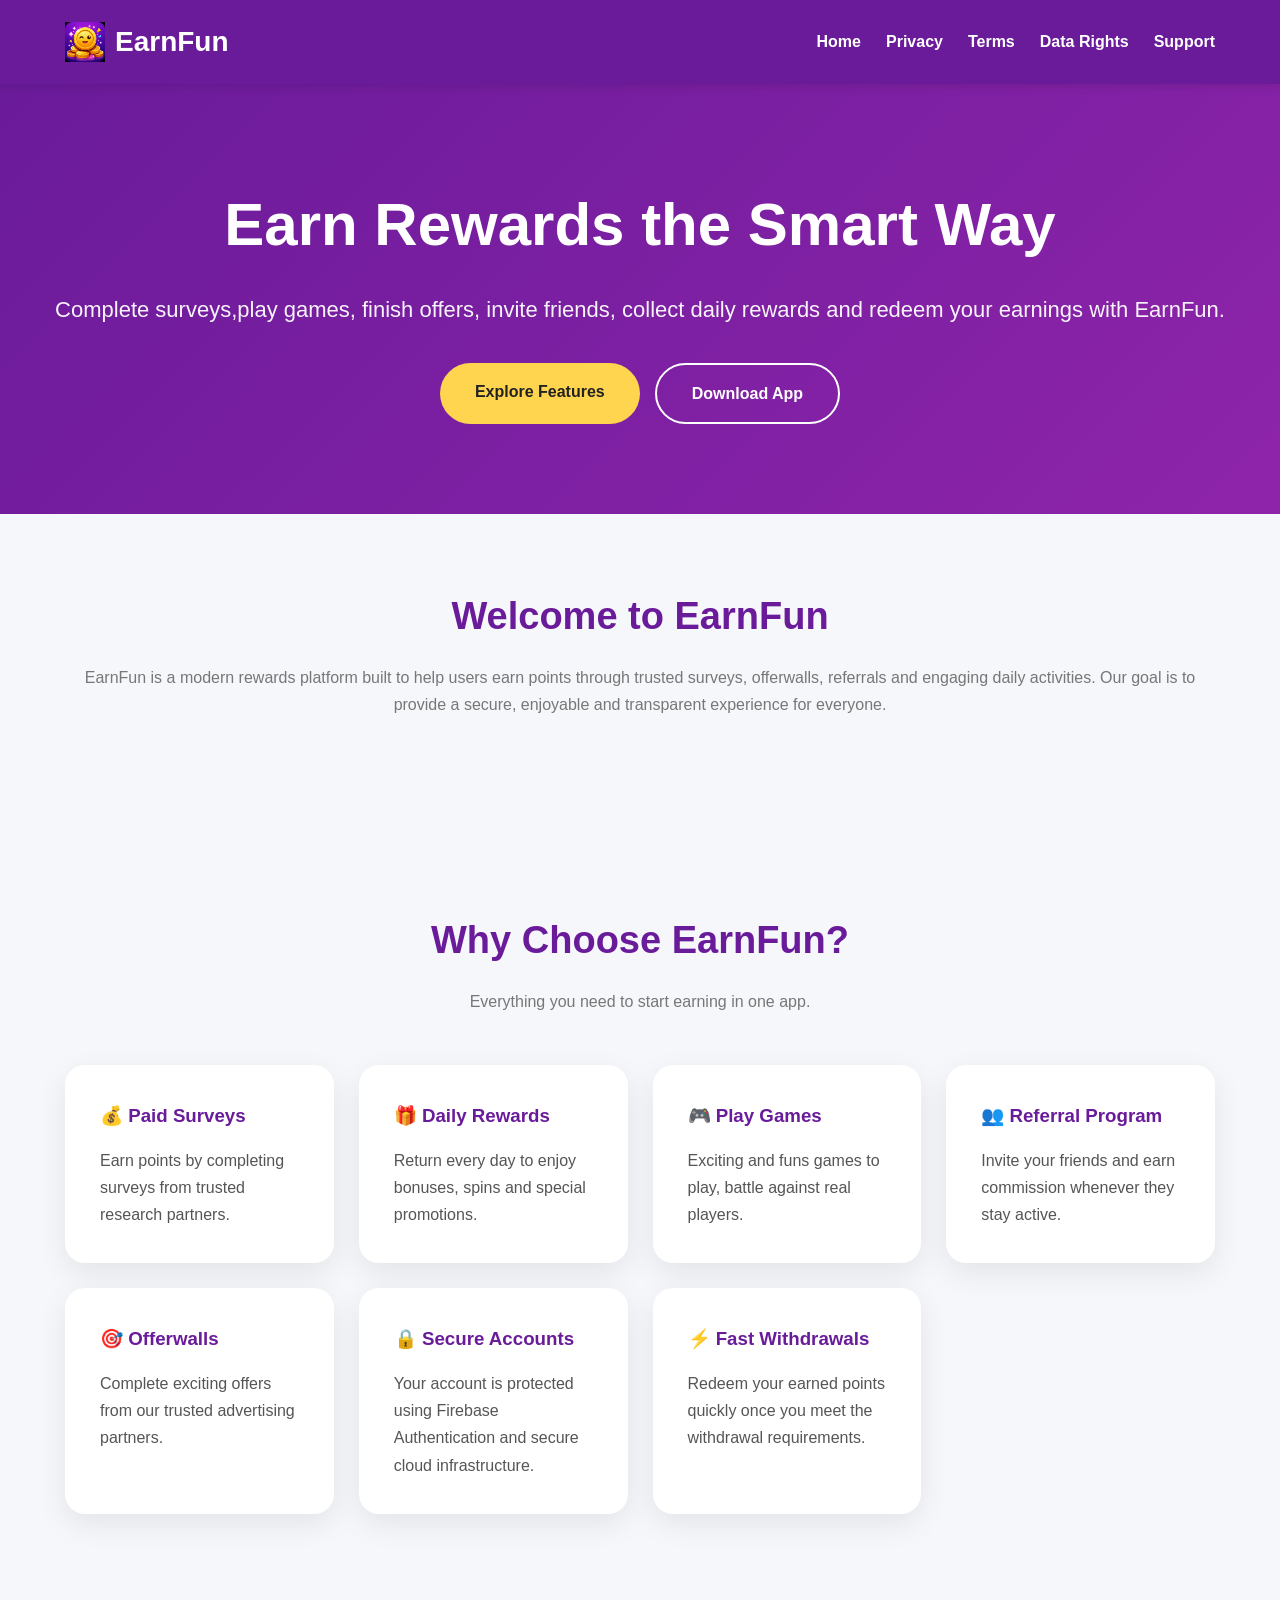
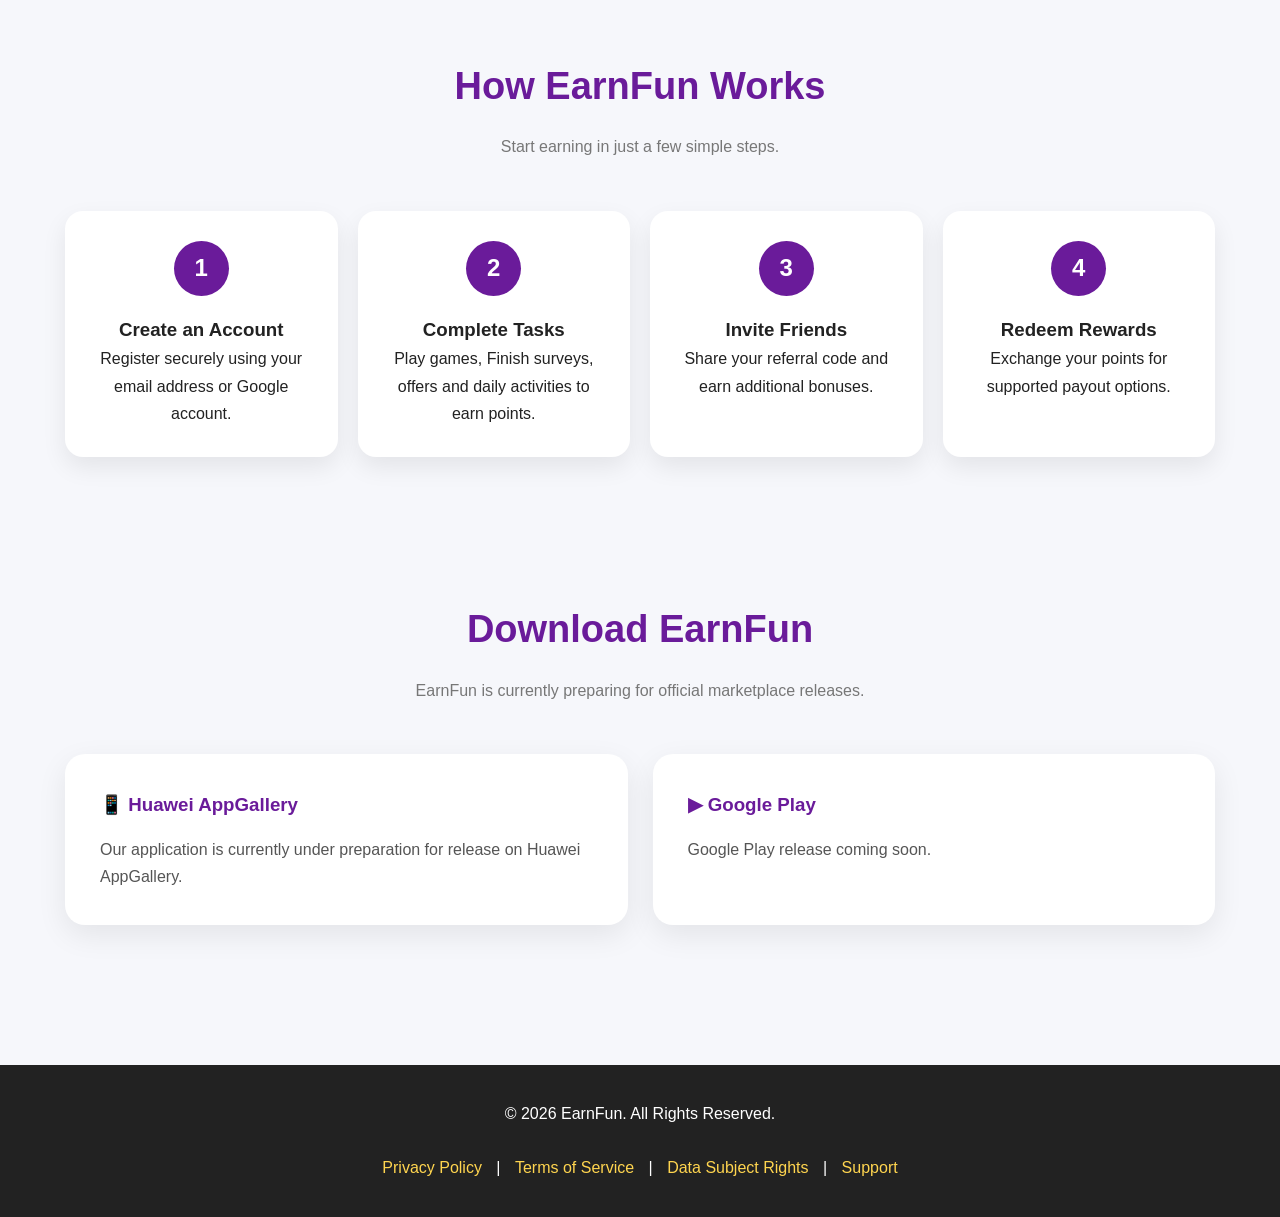
<file: index.html>
<!DOCTYPE html>
<html lang="en">

<head>
    <meta charset="UTF-8">
    <meta name="viewport" content="width=device-width, initial-scale=1.0">

    <title>EarnFun | Earn Rewards Online</title>

    <meta name="description"
        content="EarnFun lets you earn rewards by completing surveys, playing games, offers, daily activities, and inviting friends.">

    <link rel="stylesheet" href="style.css">
</head>

<body>

    <!-- Navigation -->

    <nav>
        <div class="nav-container">

           <a href="index.html" class="logo">
    <img src="logo.png" alt="EarnFun Logo">
    <span>EarnFun</span>
</a>

<ul>
    <li><a href="index.html">Home</a></li>
    <li><a href="privacy.html">Privacy</a></li>
    <li><a href="terms.html">Terms</a></li>
    <li><a href="data-rights.html">Data Rights</a></li>
    <li><a href="support.html">Support</a></li>
</ul>

        </div>
    </nav>

    <!-- Hero -->

    <section class="hero">

        <h1>Earn Rewards the Smart Way</h1>

        <p>
            Complete surveys,play games, finish offers, invite friends,
            collect daily rewards and redeem your earnings
            with EarnFun.
        </p>

        <div class="hero-buttons">

            <a href="#features" class="button">
                Explore Features
            </a>

            <a href="#download" class="button button-outline">
                Download App
            </a>

        </div>

    </section>

    <!-- About -->

    <section class="container">

        <h2 class="section-title">
            Welcome to EarnFun
        </h2>

        <p class="section-subtitle">

            EarnFun is a modern rewards platform built to help users earn points
            through trusted surveys, offerwalls, referrals and engaging daily
            activities. Our goal is to provide a secure, enjoyable and transparent
            experience for everyone.

        </p>

    </section>

    <!-- Features -->

    <section class="container" id="features">

        <h2 class="section-title">
            Why Choose EarnFun?
        </h2>

        <p class="section-subtitle">
            Everything you need to start earning in one app.
        </p>

        <div class="grid">

            <div class="card">
                <h3>💰 Paid Surveys</h3>
                <p>
                    Earn points by completing surveys from trusted research
                    partners.
                </p>
            </div>

            <div class="card">
                <h3>🎁 Daily Rewards</h3>
                <p>
                    Return every day to enjoy bonuses, spins and special
                    promotions.
                </p>
            </div>

            <div class="card">
                <h3>🎮 Play Games</h3>
                <p>
                    Exciting and funs games to play, battle against real
                    players.
                </p>
            </div>

            <div class="card">
                <h3>👥 Referral Program</h3>
                <p>
                    Invite your friends and earn commission whenever they stay
                    active.
                </p>
            </div>

            <div class="card">
                <h3>🎯 Offerwalls</h3>
                <p>
                    Complete exciting offers from our trusted advertising
                    partners.
                </p>
            </div>

            <div class="card">
                <h3>🔒 Secure Accounts</h3>
                <p>
                    Your account is protected using Firebase Authentication and
                    secure cloud infrastructure.
                </p>
            </div>

            <div class="card">
                <h3>⚡ Fast Withdrawals</h3>
                <p>
                    Redeem your earned points quickly once you meet the withdrawal
                    requirements.
                </p>
            </div>

        </div>

    </section>

    <!-- How It Works -->

    <section class="container">

        <h2 class="section-title">
            How EarnFun Works
        </h2>

        <p class="section-subtitle">
            Start earning in just a few simple steps.
        </p>

        <div class="timeline">

            <div class="step">

                <div class="step-number">1</div>

                <h3>Create an Account</h3>

                <p>
                    Register securely using your email address or Google account.
                </p>

            </div>

            <div class="step">

                <div class="step-number">2</div>

                <h3>Complete Tasks</h3>

                <p>
                    Play games, Finish surveys, offers and daily activities to earn points.
                </p>

            </div>

            <div class="step">

                <div class="step-number">3</div>

                <h3>Invite Friends</h3>

                <p>
                    Share your referral code and earn additional bonuses.
                </p>

            </div>

            <div class="step">

                <div class="step-number">4</div>

                <h3>Redeem Rewards</h3>

                <p>
                    Exchange your points for supported payout options.
                </p>

            </div>

        </div>

    </section>

    <!-- Download -->

    <section class="container" id="download">

        <h2 class="section-title">
            Download EarnFun
        </h2>

        <p class="section-subtitle">

            EarnFun is currently preparing for official marketplace releases.

        </p>

        <div class="grid">

            <div class="card">

                <h3>📱 Huawei AppGallery</h3>

                <p>

                    Our application is currently under preparation for release on
                    Huawei AppGallery.

                </p>

            </div>

            <div class="card">

                <h3>▶ Google Play</h3>

                <p>

                    Google Play release coming soon.

                </p>

            </div>

        </div>

    </section>

    <!-- Footer -->

    <footer>

        <p>

            © 2026 EarnFun. All Rights Reserved.

        </p>

        <br>

        <a href="privacy.html">Privacy Policy</a>

|

<a href="terms.html">Terms of Service</a>

|

<a href="data-rights.html">Data Subject Rights</a>

|

<a href="support.html">Support</a>

    </footer>

</body>

</html>
</file>
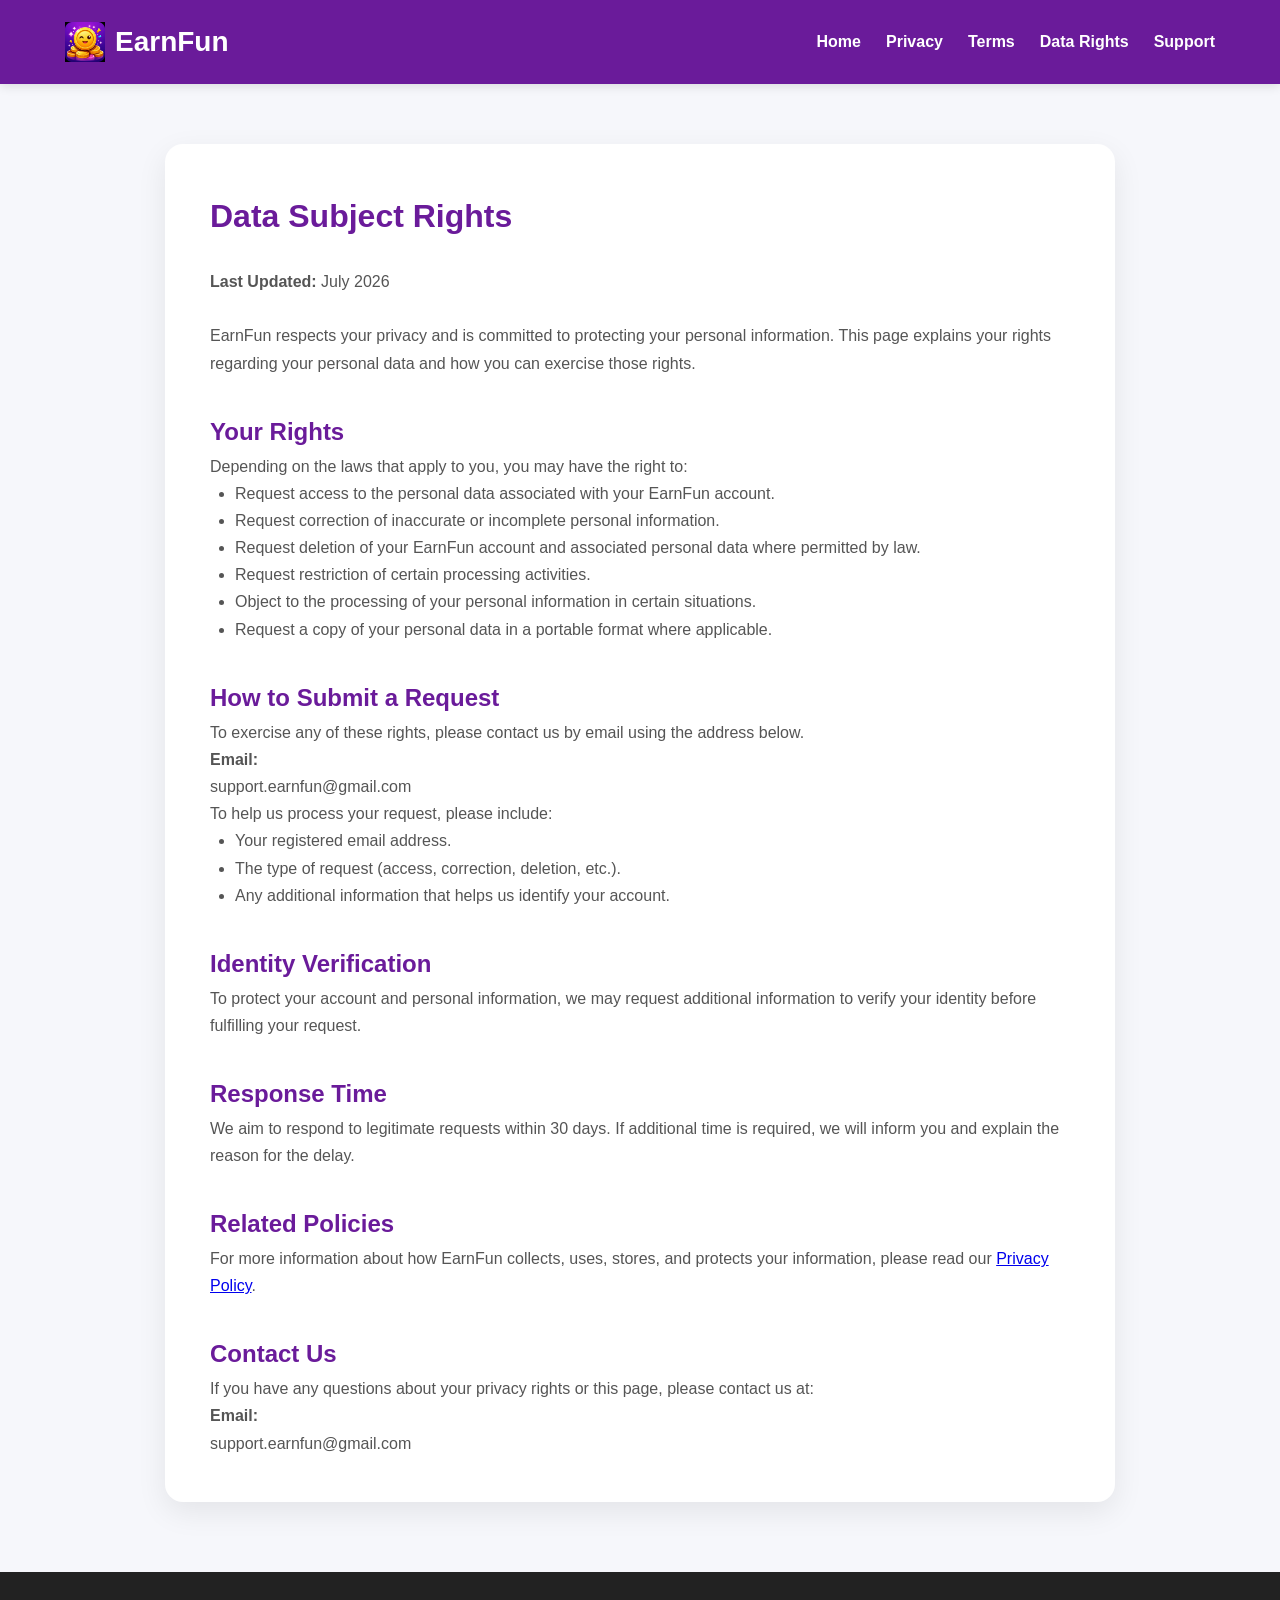
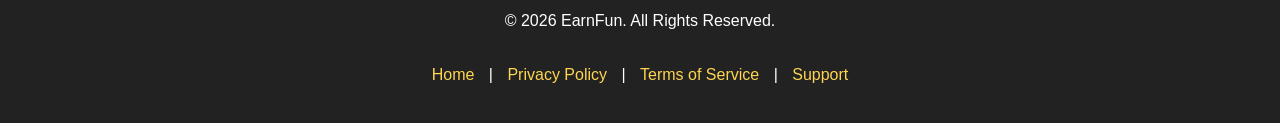
<file: data-rights.html>
<!DOCTYPE html>
<html lang="en">

<head>
    <meta charset="UTF-8">
    <meta name="viewport" content="width=device-width, initial-scale=1.0">

    <title>Data Subject Rights | EarnFun</title>

    <meta name="description"
        content="Learn about your privacy rights and how to request access, correction, or deletion of your personal data in EarnFun.">

    <link rel="stylesheet" href="style.css">
</head>

<body>

    <!-- Navigation -->

    <nav>
        <div class="nav-container">

            <a href="index.html" class="logo">
                <img src="logo.png" alt="EarnFun Logo">
                <span>EarnFun</span>
            </a>

            <ul>
                <li><a href="index.html">Home</a></li>
                <li><a href="privacy.html">Privacy</a></li>
                <li><a href="terms.html">Terms</a></li>
                <li><a href="data-rights.html">Data Rights</a></li>
                <li><a href="support.html">Support</a></li>
            </ul>

        </div>
    </nav>

    <div class="page">

        <h1>Data Subject Rights</h1>

        <p><strong>Last Updated:</strong> July 2026</p>

        <br>

        <p>
            EarnFun respects your privacy and is committed to protecting your
            personal information. This page explains your rights regarding your
            personal data and how you can exercise those rights.
        </p>

        <h2>Your Rights</h2>

        <p>
            Depending on the laws that apply to you, you may have the right to:
        </p>

        <ul>
            <li>Request access to the personal data associated with your EarnFun account.</li>
            <li>Request correction of inaccurate or incomplete personal information.</li>
            <li>Request deletion of your EarnFun account and associated personal data where permitted by law.</li>
            <li>Request restriction of certain processing activities.</li>
            <li>Object to the processing of your personal information in certain situations.</li>
            <li>Request a copy of your personal data in a portable format where applicable.</li>
        </ul>

        <h2>How to Submit a Request</h2>

        <p>
            To exercise any of these rights, please contact us by email using the
            address below.
        </p>

        <p>
            <strong>Email:</strong><br>
            support.earnfun@gmail.com
        </p>

        <p>
            To help us process your request, please include:
        </p>

        <ul>
            <li>Your registered email address.</li>
            <li>The type of request (access, correction, deletion, etc.).</li>
            <li>Any additional information that helps us identify your account.</li>
        </ul>

        <h2>Identity Verification</h2>

        <p>
            To protect your account and personal information, we may request
            additional information to verify your identity before fulfilling your
            request.
        </p>

        <h2>Response Time</h2>

        <p>
            We aim to respond to legitimate requests within 30 days. If additional
            time is required, we will inform you and explain the reason for the
            delay.
        </p>

        <h2>Related Policies</h2>

        <p>
            For more information about how EarnFun collects, uses, stores, and
            protects your information, please read our
            <a href="privacy.html">Privacy Policy</a>.
        </p>

        <h2>Contact Us</h2>

        <p>
            If you have any questions about your privacy rights or this page,
            please contact us at:
        </p>

        <p>
            <strong>Email:</strong><br>
            support.earnfun@gmail.com
        </p>

    </div>

    <footer>

        <p>© 2026 EarnFun. All Rights Reserved.</p>

        <br>

        <a href="index.html">Home</a> |

        <a href="privacy.html">Privacy Policy</a> |

        <a href="terms.html">Terms of Service</a> |

        <a href="support.html">Support</a>

    </footer>

</body>

</html>
</file>
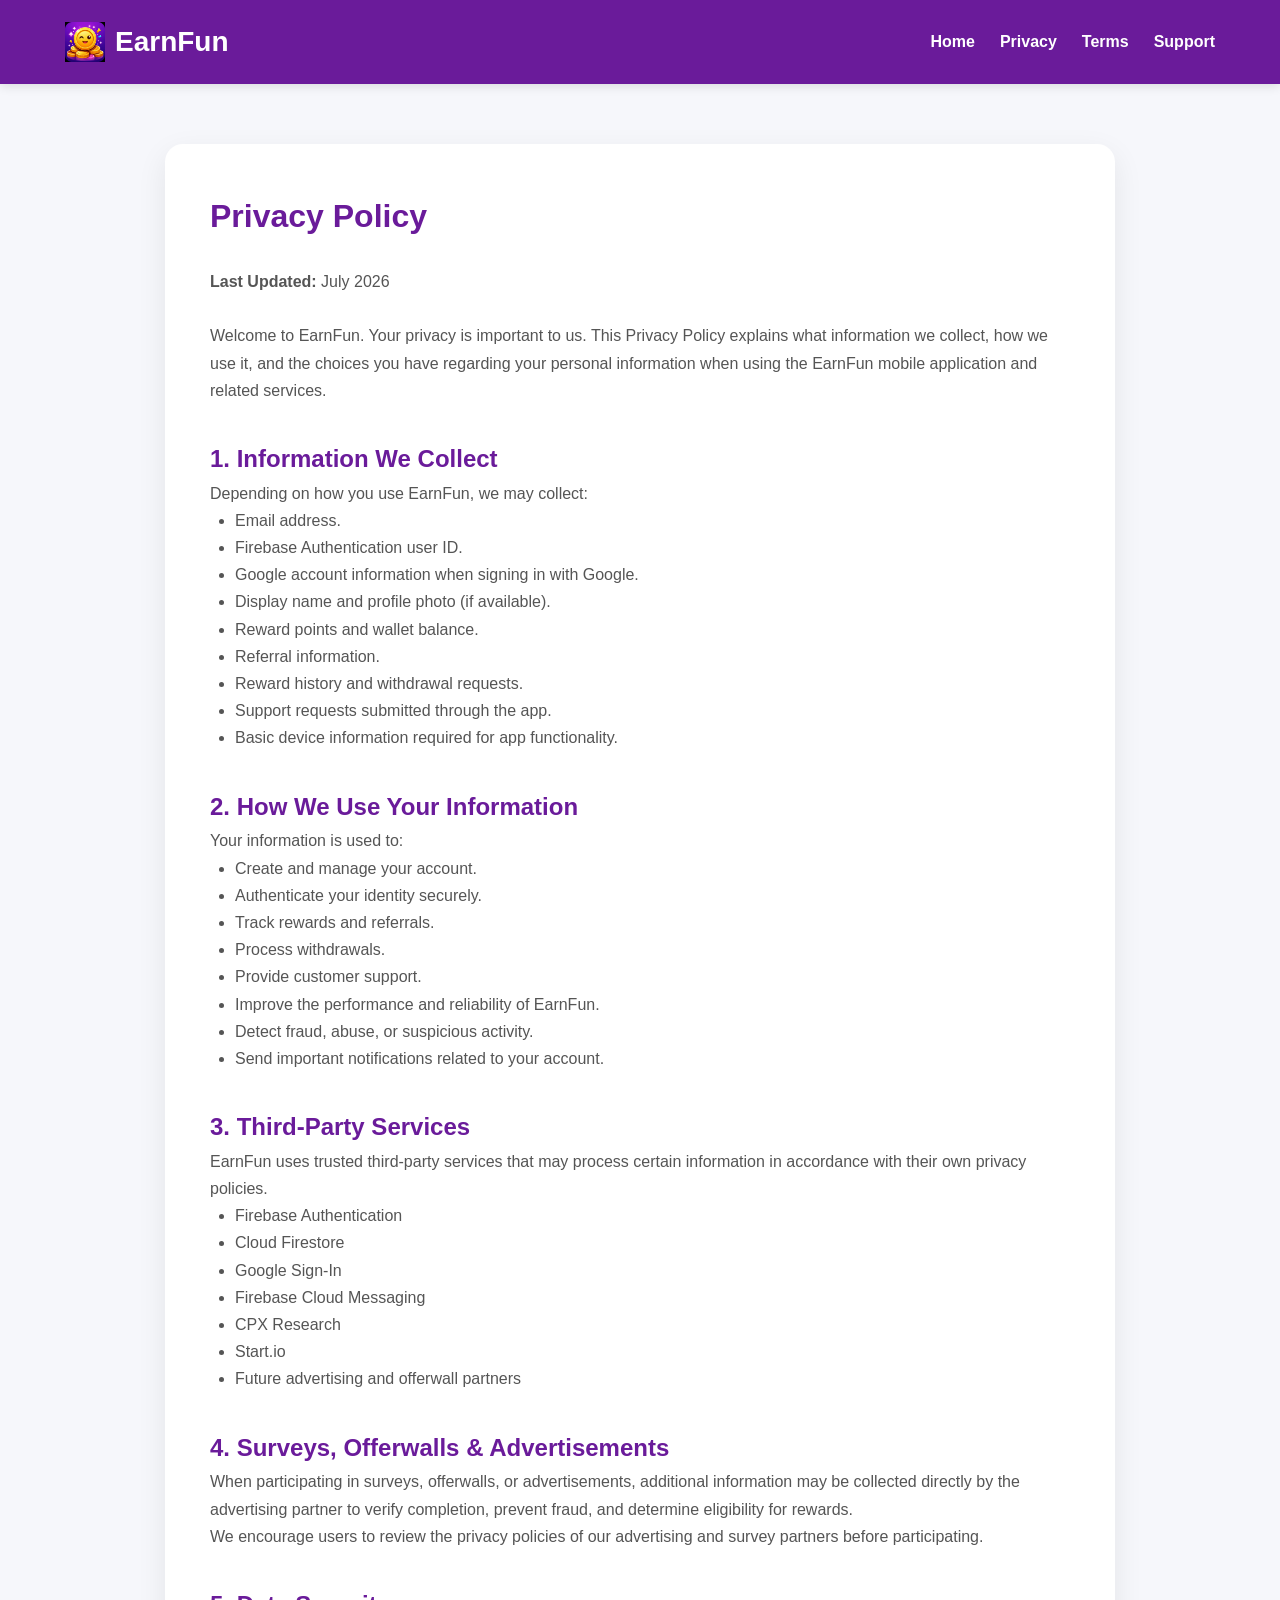
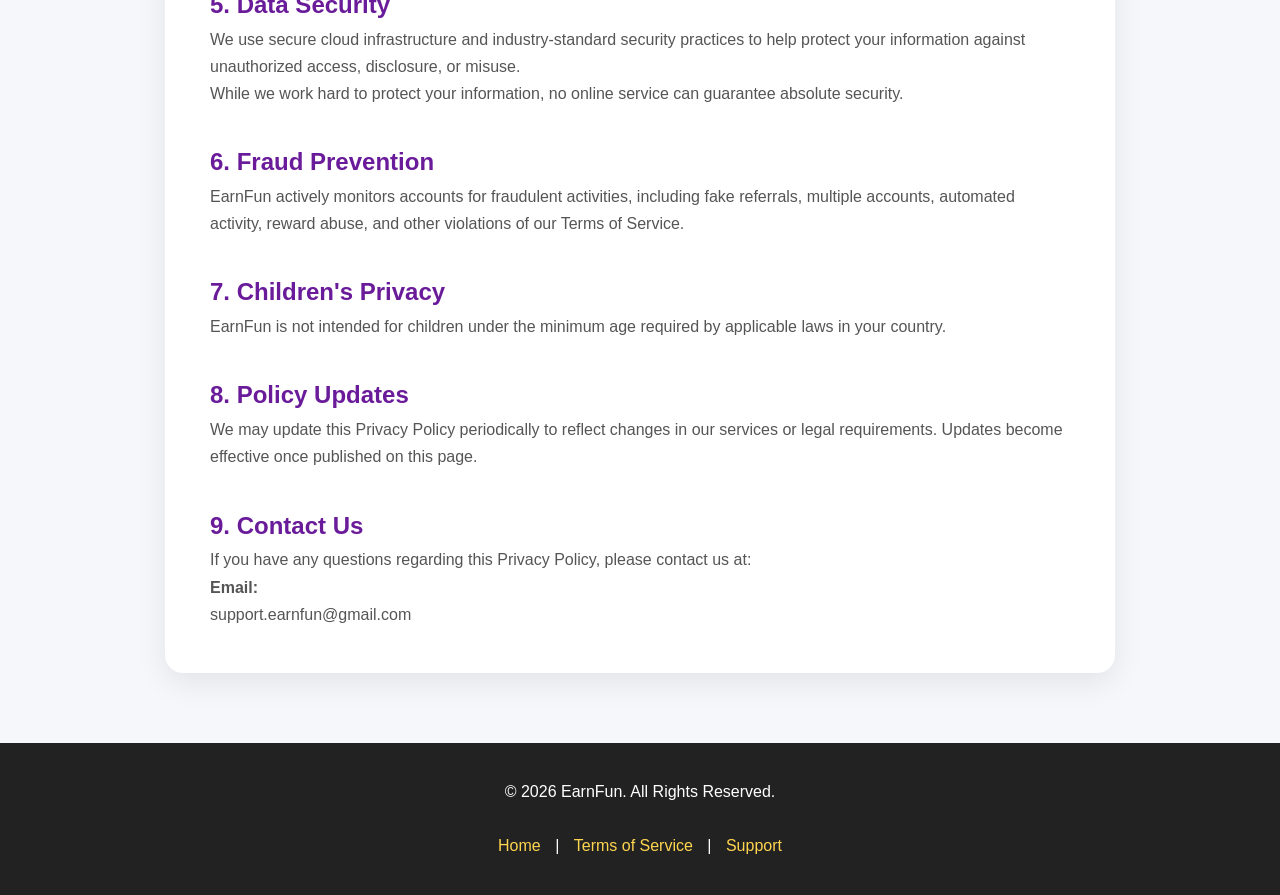
<file: privacy.html>
<!DOCTYPE html>
<html lang="en">

<head>
    <meta charset="UTF-8">
    <meta name="viewport" content="width=device-width, initial-scale=1.0">

    <title>Privacy Policy | EarnFun</title>

    <meta name="description"
        content="Read the official EarnFun Privacy Policy to understand how we collect, use, and protect your information.">

    <link rel="stylesheet" href="style.css">
</head>

<body>

    <!-- Navigation -->

    <nav>
        <div class="nav-container">

            <a href="index.html" class="logo">
    <img src="logo.png" alt="EarnFun Logo">
    <span>EarnFun</span>
</a>

            <ul>
                <li><a href="index.html">Home</a></li>
                <li><a href="privacy.html">Privacy</a></li>
                <li><a href="terms.html">Terms</a></li>
                <li><a href="support.html">Support</a></li>
            </ul>

        </div>
    </nav>

    <div class="page">

        <h1>Privacy Policy</h1>

        <p><strong>Last Updated:</strong> July 2026</p>

        <br>

        <p>
            Welcome to EarnFun. Your privacy is important to us. This Privacy
            Policy explains what information we collect, how we use it, and the
            choices you have regarding your personal information when using the
            EarnFun mobile application and related services.
        </p>

        <h2>1. Information We Collect</h2>

        <p>Depending on how you use EarnFun, we may collect:</p>

        <ul>
            <li>Email address.</li>
            <li>Firebase Authentication user ID.</li>
            <li>Google account information when signing in with Google.</li>
            <li>Display name and profile photo (if available).</li>
            <li>Reward points and wallet balance.</li>
            <li>Referral information.</li>
            <li>Reward history and withdrawal requests.</li>
            <li>Support requests submitted through the app.</li>
            <li>Basic device information required for app functionality.</li>
        </ul>

        <h2>2. How We Use Your Information</h2>

        <p>Your information is used to:</p>

        <ul>
            <li>Create and manage your account.</li>
            <li>Authenticate your identity securely.</li>
            <li>Track rewards and referrals.</li>
            <li>Process withdrawals.</li>
            <li>Provide customer support.</li>
            <li>Improve the performance and reliability of EarnFun.</li>
            <li>Detect fraud, abuse, or suspicious activity.</li>
            <li>Send important notifications related to your account.</li>
        </ul>

        <h2>3. Third-Party Services</h2>

        <p>
            EarnFun uses trusted third-party services that may process certain
            information in accordance with their own privacy policies.
        </p>

        <ul>
            <li>Firebase Authentication</li>
            <li>Cloud Firestore</li>
            <li>Google Sign-In</li>
            <li>Firebase Cloud Messaging</li>
            <li>CPX Research</li>
            <li>Start.io</li>
            <li>Future advertising and offerwall partners</li>
        </ul>

        <h2>4. Surveys, Offerwalls & Advertisements</h2>

        <p>
            When participating in surveys, offerwalls, or advertisements,
            additional information may be collected directly by the advertising
            partner to verify completion, prevent fraud, and determine eligibility
            for rewards.
        </p>

        <p>
            We encourage users to review the privacy policies of our advertising
            and survey partners before participating.
        </p>

        <h2>5. Data Security</h2>

        <p>
            We use secure cloud infrastructure and industry-standard security
            practices to help protect your information against unauthorized access,
            disclosure, or misuse.
        </p>

        <p>
            While we work hard to protect your information, no online service can
            guarantee absolute security.
        </p>

        <h2>6. Fraud Prevention</h2>

        <p>
            EarnFun actively monitors accounts for fraudulent activities,
            including fake referrals, multiple accounts, automated activity,
            reward abuse, and other violations of our Terms of Service.
        </p>

        <h2>7. Children's Privacy</h2>

        <p>
            EarnFun is not intended for children under the minimum age required
            by applicable laws in your country.
        </p>

        <h2>8. Policy Updates</h2>

        <p>
            We may update this Privacy Policy periodically to reflect changes in
            our services or legal requirements. Updates become effective once
            published on this page.
        </p>

        <h2>9. Contact Us</h2>

        <p>
            If you have any questions regarding this Privacy Policy, please
            contact us at:
        </p>

        <p>
            <strong>Email:</strong><br>
            support.earnfun@gmail.com
        </p>

    </div>

    <footer>

        <p>© 2026 EarnFun. All Rights Reserved.</p>

        <br>

        <a href="index.html">Home</a> |

        <a href="terms.html">Terms of Service</a> |

        <a href="support.html">Support</a>

    </footer>

</body>

</html>
</file>
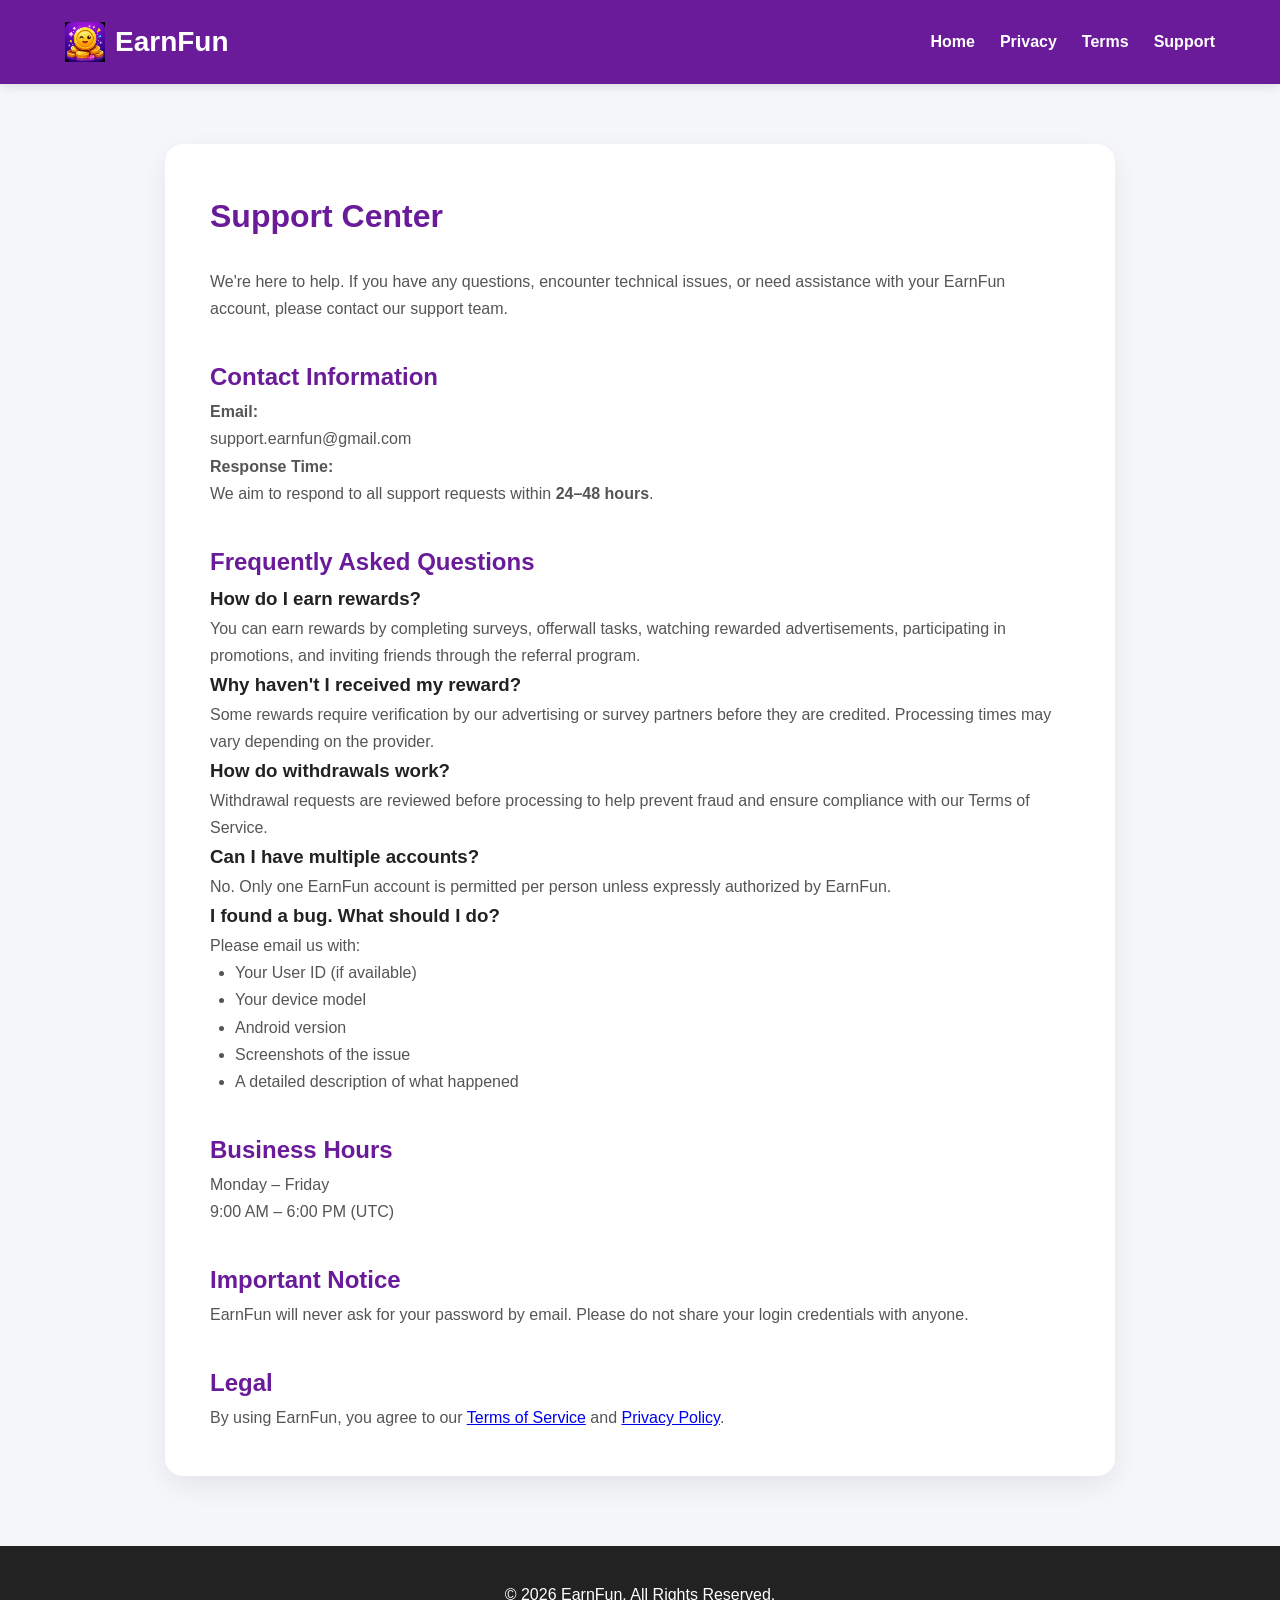
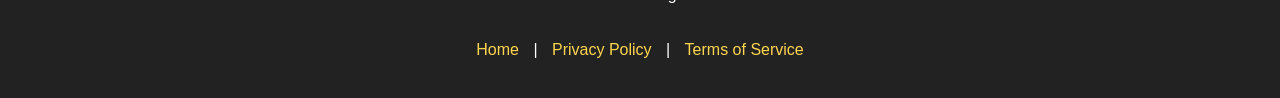
<file: support.html>
<!DOCTYPE html>
<html lang="en">

<head>
    <meta charset="UTF-8">
    <meta name="viewport" content="width=device-width, initial-scale=1.0">

    <title>Support | EarnFun</title>

    <meta name="description"
        content="Need help with EarnFun? Contact our support team, browse FAQs, or report a problem.">

    <link rel="stylesheet" href="style.css">
</head>

<body>

    <!-- Navigation -->

    <nav>
        <div class="nav-container">

<a href="index.html" class="logo">
    <img src="logo.png" alt="EarnFun Logo">
    <span>EarnFun</span>
</a>

            <ul>
                <li><a href="index.html">Home</a></li>
                <li><a href="privacy.html">Privacy</a></li>
                <li><a href="terms.html">Terms</a></li>
                <li><a href="support.html">Support</a></li>
            </ul>

        </div>
    </nav>

    <!-- Support -->

    <div class="page">

        <h1>Support Center</h1>

        <p>
            We're here to help. If you have any questions, encounter technical
            issues, or need assistance with your EarnFun account, please contact
            our support team.
        </p>

        <h2>Contact Information</h2>

        <p>
            <strong>Email:</strong><br>
            support.earnfun@gmail.com
        </p>

        <p>
            <strong>Response Time:</strong><br>
            We aim to respond to all support requests within
            <strong>24–48 hours</strong>.
        </p>

        <h2>Frequently Asked Questions</h2>

        <h3>How do I earn rewards?</h3>

        <p>
            You can earn rewards by completing surveys, offerwall tasks,
            watching rewarded advertisements, participating in promotions,
            and inviting friends through the referral program.
        </p>

        <h3>Why haven't I received my reward?</h3>

        <p>
            Some rewards require verification by our advertising or survey
            partners before they are credited. Processing times may vary
            depending on the provider.
        </p>

        <h3>How do withdrawals work?</h3>

        <p>
            Withdrawal requests are reviewed before processing to help
            prevent fraud and ensure compliance with our Terms of Service.
        </p>

        <h3>Can I have multiple accounts?</h3>

        <p>
            No. Only one EarnFun account is permitted per person unless
            expressly authorized by EarnFun.
        </p>

        <h3>I found a bug. What should I do?</h3>

        <p>
            Please email us with:
        </p>

        <ul>
            <li>Your User ID (if available)</li>
            <li>Your device model</li>
            <li>Android version</li>
            <li>Screenshots of the issue</li>
            <li>A detailed description of what happened</li>
        </ul>

        <h2>Business Hours</h2>

        <p>
            Monday – Friday<br>
            9:00 AM – 6:00 PM (UTC)
        </p>

        <h2>Important Notice</h2>

        <p>
            EarnFun will never ask for your password by email.
            Please do not share your login credentials with anyone.
        </p>

        <h2>Legal</h2>

        <p>
            By using EarnFun, you agree to our
            <a href="terms.html">Terms of Service</a>
            and
            <a href="privacy.html">Privacy Policy</a>.
        </p>

    </div>

    <!-- Footer -->

    <footer>

        <p>© 2026 EarnFun. All Rights Reserved.</p>

        <br>

        <a href="index.html">Home</a> |

        <a href="privacy.html">Privacy Policy</a> |

        <a href="terms.html">Terms of Service</a>

    </footer>

</body>

</html>
</file>
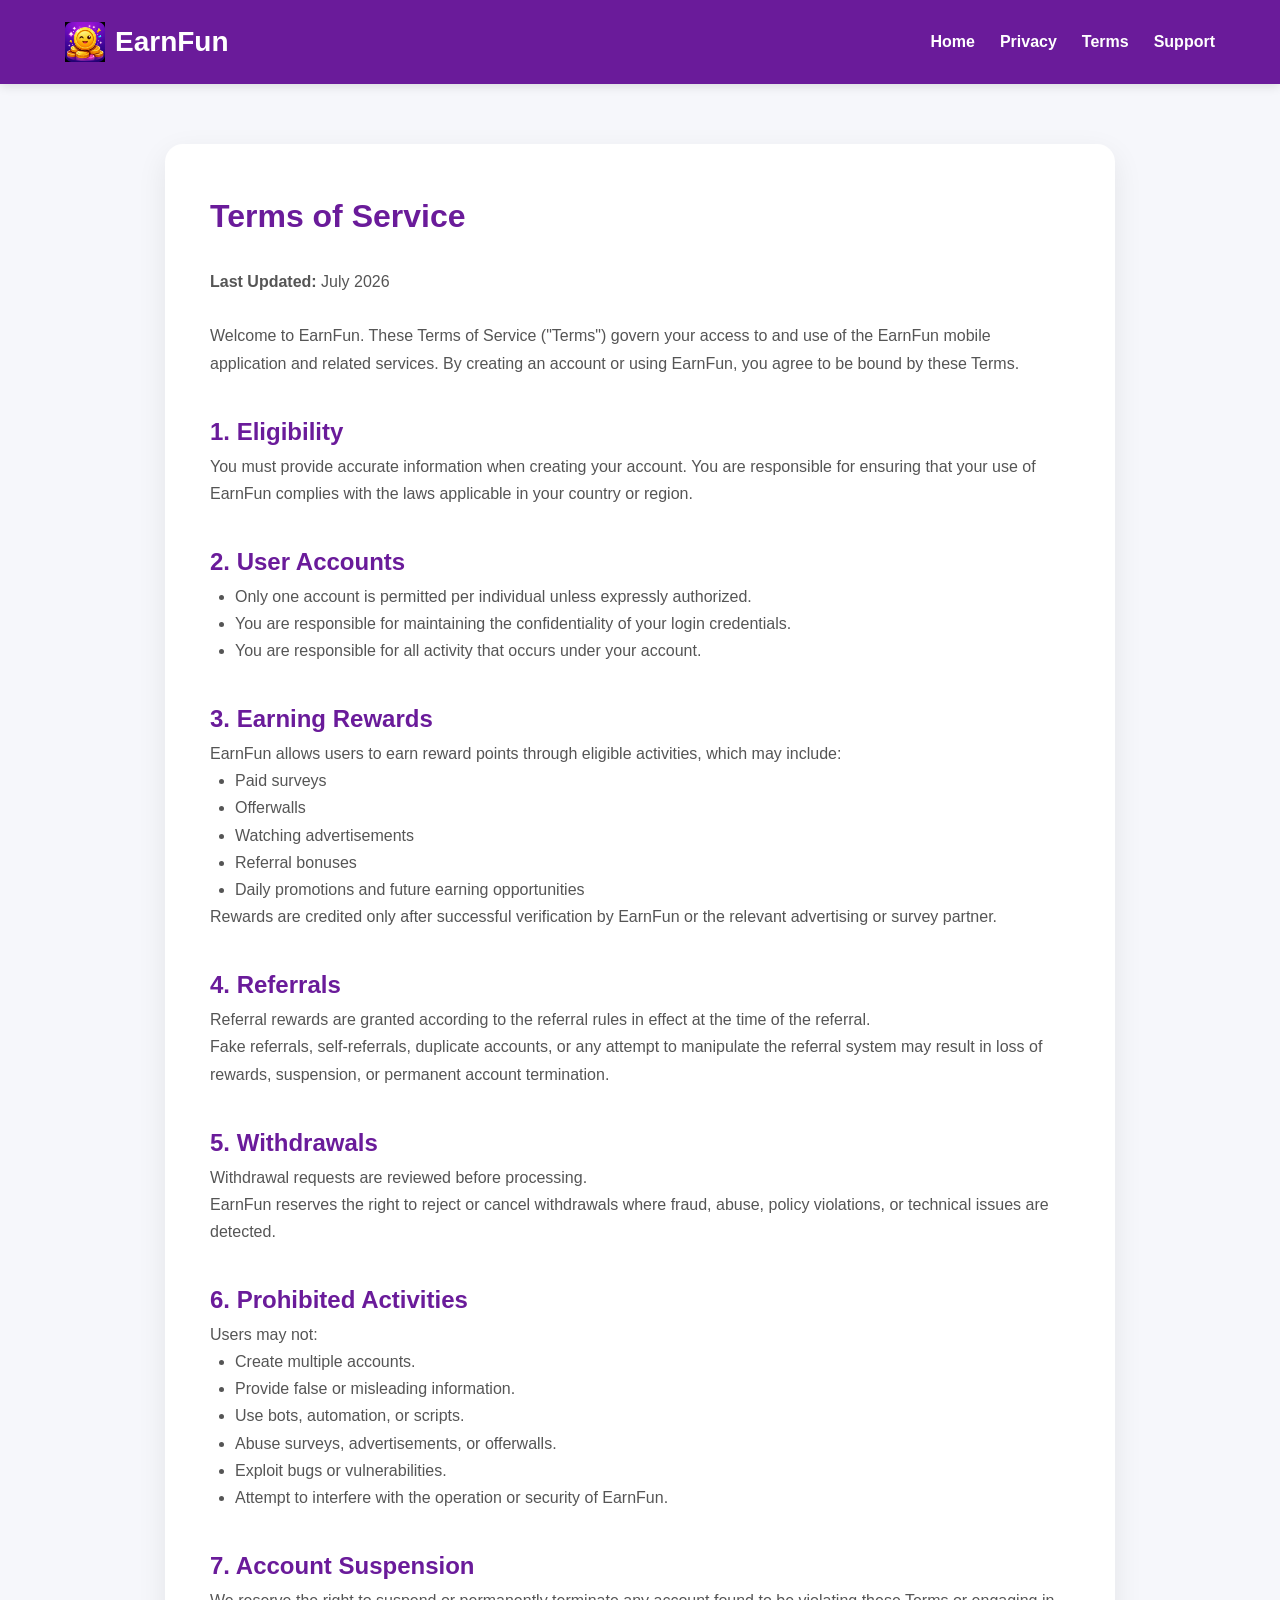
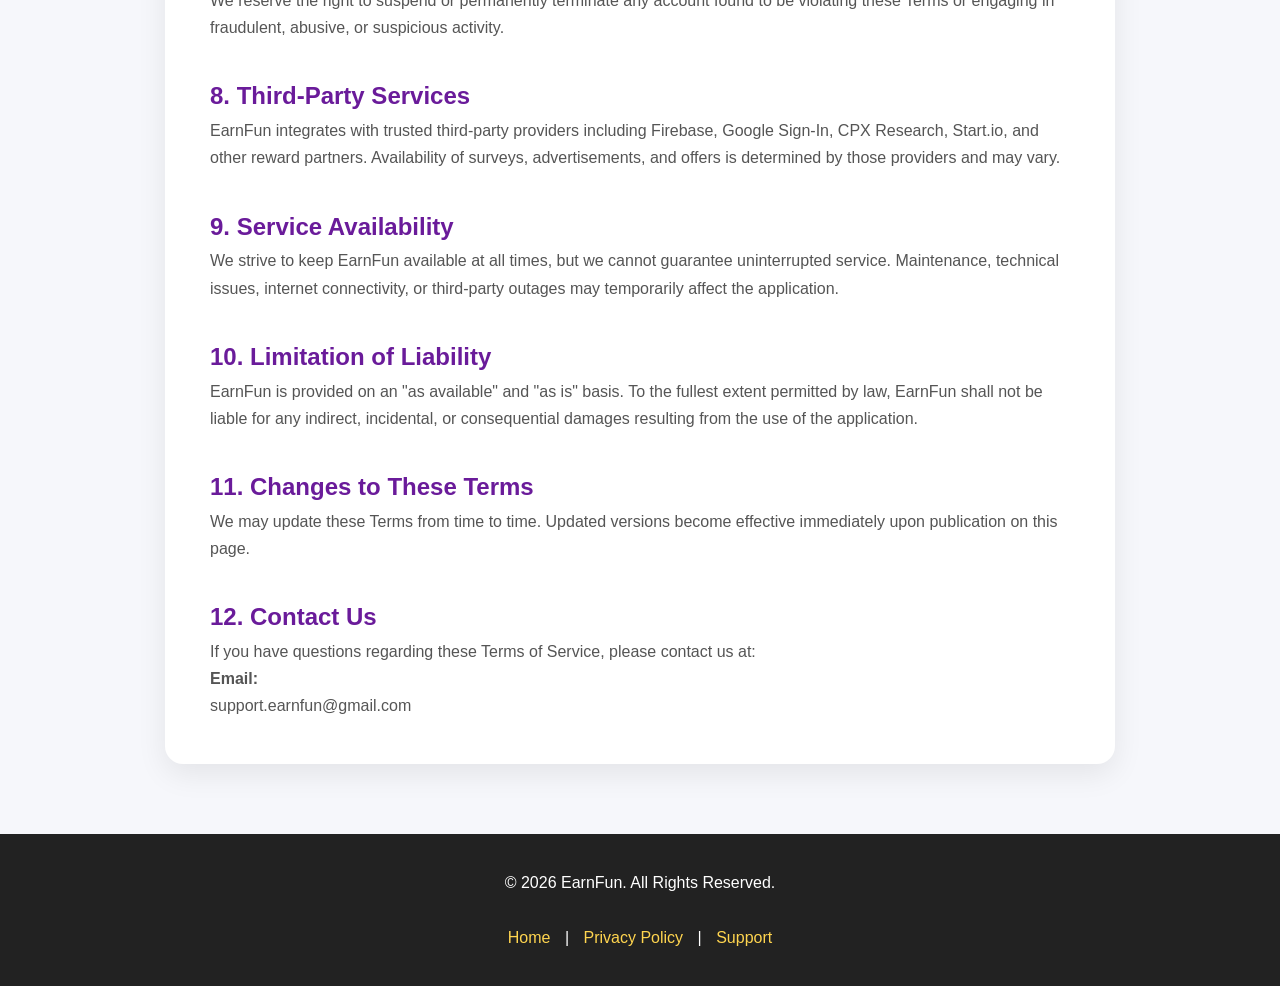
<file: terms.html>
<!DOCTYPE html>
<html lang="en">

<head>
    <meta charset="UTF-8">
    <meta name="viewport" content="width=device-width, initial-scale=1.0">

    <title>Terms of Service | EarnFun</title>

    <meta name="description"
        content="Read the official Terms of Service for EarnFun.">

    <link rel="stylesheet" href="style.css">
</head>

<body>

    <!-- Navigation -->

    <nav>
        <div class="nav-container">

            <a href="index.html" class="logo">
    <img src="logo.png" alt="EarnFun Logo">
    <span>EarnFun</span>
</a>

            <ul>
                <li><a href="index.html">Home</a></li>
                <li><a href="privacy.html">Privacy</a></li>
                <li><a href="terms.html">Terms</a></li>
                <li><a href="support.html">Support</a></li>
            </ul>

        </div>
    </nav>

    <!-- Terms -->

    <div class="page">

        <h1>Terms of Service</h1>

        <p><strong>Last Updated:</strong> July 2026</p>

        <br>

        <p>
            Welcome to EarnFun. These Terms of Service ("Terms") govern your
            access to and use of the EarnFun mobile application and related
            services. By creating an account or using EarnFun, you agree to be
            bound by these Terms.
        </p>

        <h2>1. Eligibility</h2>

        <p>
            You must provide accurate information when creating your account.
            You are responsible for ensuring that your use of EarnFun complies
            with the laws applicable in your country or region.
        </p>

        <h2>2. User Accounts</h2>

        <ul>
            <li>Only one account is permitted per individual unless expressly authorized.</li>
            <li>You are responsible for maintaining the confidentiality of your login credentials.</li>
            <li>You are responsible for all activity that occurs under your account.</li>
        </ul>

        <h2>3. Earning Rewards</h2>

        <p>
            EarnFun allows users to earn reward points through eligible
            activities, which may include:
        </p>

        <ul>
            <li>Paid surveys</li>
            <li>Offerwalls</li>
            <li>Watching advertisements</li>
            <li>Referral bonuses</li>
            <li>Daily promotions and future earning opportunities</li>
        </ul>

        <p>
            Rewards are credited only after successful verification by EarnFun
            or the relevant advertising or survey partner.
        </p>

        <h2>4. Referrals</h2>

        <p>
            Referral rewards are granted according to the referral rules in
            effect at the time of the referral.
        </p>

        <p>
            Fake referrals, self-referrals, duplicate accounts, or any attempt
            to manipulate the referral system may result in loss of rewards,
            suspension, or permanent account termination.
        </p>

        <h2>5. Withdrawals</h2>

        <p>
            Withdrawal requests are reviewed before processing.
        </p>

        <p>
            EarnFun reserves the right to reject or cancel withdrawals where
            fraud, abuse, policy violations, or technical issues are detected.
        </p>

        <h2>6. Prohibited Activities</h2>

        <p>
            Users may not:
        </p>

        <ul>
            <li>Create multiple accounts.</li>
            <li>Provide false or misleading information.</li>
            <li>Use bots, automation, or scripts.</li>
            <li>Abuse surveys, advertisements, or offerwalls.</li>
            <li>Exploit bugs or vulnerabilities.</li>
            <li>Attempt to interfere with the operation or security of EarnFun.</li>
        </ul>

        <h2>7. Account Suspension</h2>

        <p>
            We reserve the right to suspend or permanently terminate any account
            found to be violating these Terms or engaging in fraudulent,
            abusive, or suspicious activity.
        </p>

        <h2>8. Third-Party Services</h2>

        <p>
            EarnFun integrates with trusted third-party providers including
            Firebase, Google Sign-In, CPX Research, Start.io, and other reward
            partners. Availability of surveys, advertisements, and offers is
            determined by those providers and may vary.
        </p>

        <h2>9. Service Availability</h2>

        <p>
            We strive to keep EarnFun available at all times, but we cannot
            guarantee uninterrupted service. Maintenance, technical issues,
            internet connectivity, or third-party outages may temporarily affect
            the application.
        </p>

        <h2>10. Limitation of Liability</h2>

        <p>
            EarnFun is provided on an "as available" and "as is" basis.
            To the fullest extent permitted by law, EarnFun shall not be liable
            for any indirect, incidental, or consequential damages resulting
            from the use of the application.
        </p>

        <h2>11. Changes to These Terms</h2>

        <p>
            We may update these Terms from time to time.
            Updated versions become effective immediately upon publication on
            this page.
        </p>

        <h2>12. Contact Us</h2>

        <p>
            If you have questions regarding these Terms of Service, please
            contact us at:
        </p>

        <p>
            <strong>Email:</strong><br>
            support.earnfun@gmail.com
        </p>

    </div>

    <!-- Footer -->

    <footer>

        <p>© 2026 EarnFun. All Rights Reserved.</p>

        <br>

        <a href="index.html">Home</a> |

        <a href="privacy.html">Privacy Policy</a> |

        <a href="support.html">Support</a>

    </footer>

</body>

</html>
</file>
<file: style.css>
/* ==============================
   EarnFun Official Website
   Author: EarnFun
================================ */

*{
    margin:0;
    padding:0;
    box-sizing:border-box;
    scroll-behavior:smooth;
}

body{
    font-family:Arial, Helvetica, sans-serif;
    background:#f6f7fb;
    color:#222;
    line-height:1.7;
}

/* Navigation */

nav{
    width:100%;
    background:#6A1B9A;
    position:sticky;
    top:0;
    z-index:999;
    box-shadow:0 2px 10px rgba(0,0,0,.12);
}

.nav-container{
    max-width:1200px;
    margin:auto;
    display:flex;
    justify-content:space-between;
    align-items:center;
    padding:18px 25px;
}

.logo {
    display: flex;
    align-items: center;
    text-decoration: none;
    font-size: 28px;
    font-weight: bold;
    color: white;
    gap: 10px;
}

.logo img {
    width: 40px;
    height: 40px;
    max-width: 40px;
    max-height: 40px;
    object-fit: contain;
    display: block;
}

.logo span {
    color: white;
}

nav ul{
    list-style:none;
    display:flex;
    gap:25px;
}

nav ul li a{
    color:white;
    text-decoration:none;
    font-weight:600;
    transition:.3s;
}

nav ul li a:hover{
    color:#FFD54F;
}

/* Hero */

.hero{
    background:linear-gradient(135deg,#6A1B9A,#8E24AA);
    color:white;
    padding:90px 20px;
    text-align:center;
}

.hero h1{
    font-size:60px;
    margin-bottom:15px;
}

.hero p{
    font-size:22px;
    opacity:.95;
    margin-bottom:35px;
}

.hero-buttons{
    display:flex;
    justify-content:center;
    flex-wrap:wrap;
    gap:15px;
}

.button{
    display:inline-block;
    background:#FFD54F;
    color:#222;
    text-decoration:none;
    padding:15px 35px;
    border-radius:40px;
    font-weight:bold;
    transition:.3s;
}

.button:hover{
    transform:translateY(-3px);
    box-shadow:0 10px 20px rgba(0,0,0,.2);
}

.button-outline{
    background:transparent;
    border:2px solid white;
    color:white;
}

.button-outline:hover{
    background:white;
    color:#6A1B9A;
}

/* General */

.container{
    max-width:1200px;
    margin:auto;
    padding:70px 25px;
}

.section-title{
    text-align:center;
    font-size:38px;
    color:#6A1B9A;
    margin-bottom:15px;
}

.section-subtitle{
    text-align:center;
    color:#777;
    margin-bottom:50px;
}

/* Cards */

.grid{
    display:grid;
    grid-template-columns:repeat(auto-fit,minmax(260px,1fr));
    gap:25px;
}

.card{
    background:white;
    border-radius:20px;
    padding:35px;
    box-shadow:0 10px 30px rgba(0,0,0,.08);
    transition:.3s;
}

.card:hover{
    transform:translateY(-6px);
}

.card h3{
    color:#6A1B9A;
    margin-bottom:15px;
}

.card p{
    color:#555;
}

/* Timeline */

.timeline{
    display:grid;
    grid-template-columns:repeat(auto-fit,minmax(220px,1fr));
    gap:20px;
    margin-top:35px;
}

.step{
    background:white;
    padding:30px;
    border-radius:18px;
    text-align:center;
    box-shadow:0 10px 25px rgba(0,0,0,.08);
}

.step-number{
    width:55px;
    height:55px;
    background:#6A1B9A;
    color:white;
    border-radius:50%;
    display:flex;
    align-items:center;
    justify-content:center;
    margin:auto;
    font-size:24px;
    font-weight:bold;
    margin-bottom:18px;
}

/* Legal Pages */

.page{
    max-width:950px;
    margin:60px auto;
    background:white;
    padding:45px;
    border-radius:18px;
    box-shadow:0 10px 30px rgba(0,0,0,.08);
}

.page h1{
    color:#6A1B9A;
    margin-bottom:25px;
}

.page h2{
    margin-top:35px;
    color:#6A1B9A;
}

.page p,
.page li{
    color:#555;
}

.page ul{
    padding-left:25px;
}

/* Footer */

footer{
    background:#222;
    color:white;
    text-align:center;
    padding:35px 20px;
    margin-top:70px;
}

footer a{
    color:#FFD54F;
    text-decoration:none;
    margin:0 10px;
}

footer a:hover{
    text-decoration:underline;
}

/* Responsive */

@media(max-width:768px){

.hero h1{
    font-size:42px;
}

.hero p{
    font-size:18px;
}

nav ul{
    gap:15px;
    font-size:14px;
}

.section-title{
    font-size:30px;
}

.page{
    margin:25px;
    padding:30px;
}

}
</file>
